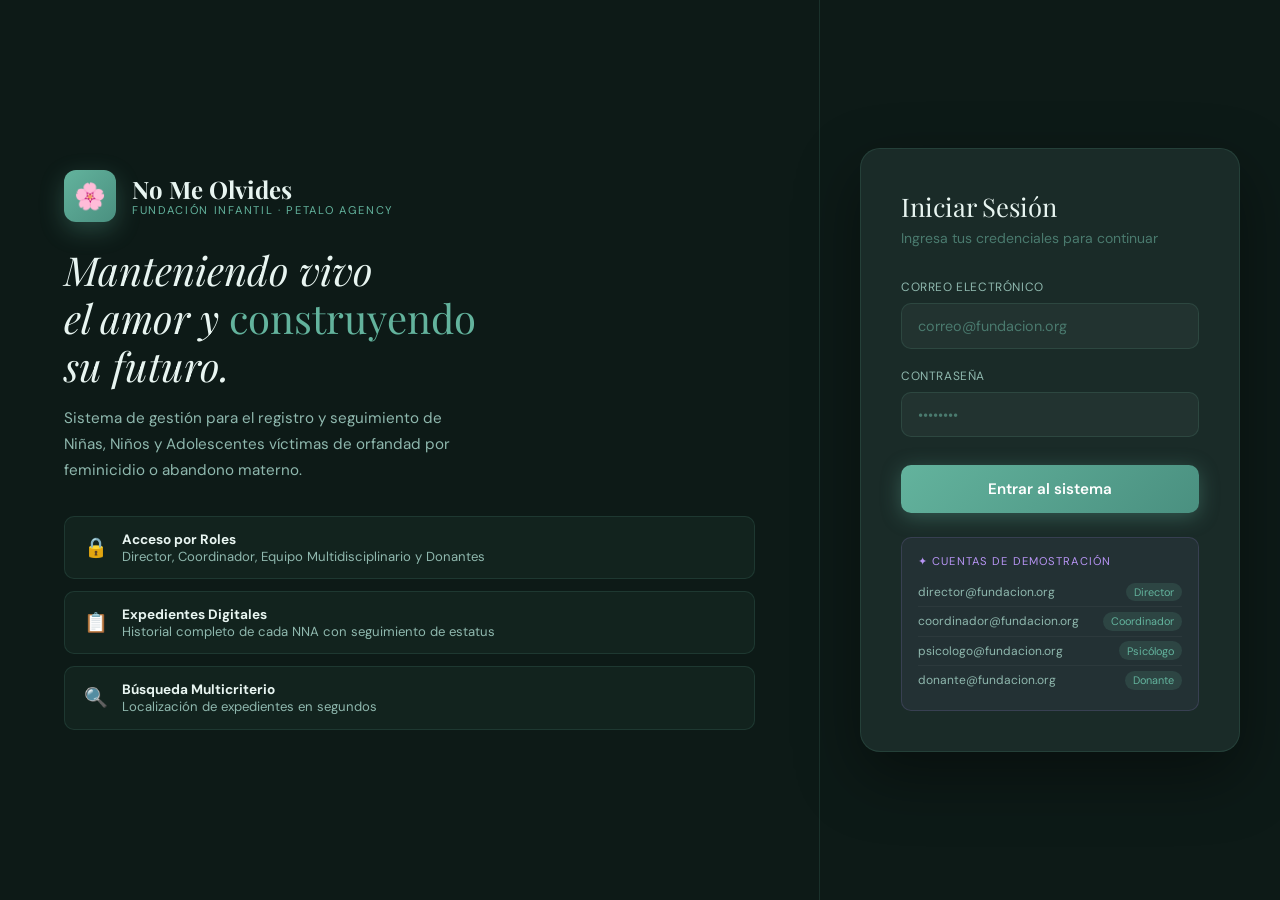
<file: frontend/index.html>
<!DOCTYPE html>
<html lang="es">
<head>
  <meta charset="UTF-8"/>
  <meta name="viewport" content="width=device-width, initial-scale=1.0"/>
  <title>No Me Olvides — Iniciar Sesión</title>
  <link rel="preconnect" href="https://fonts.googleapis.com">
  <link href="https://fonts.googleapis.com/css2?family=Playfair+Display:ital,wght@0,400;0,700;1,400&family=DM+Sans:wght@300;400;500;600&display=swap" rel="stylesheet">
  <style>
    :root { --bg:#0d1a17; --card:#1a2b28; --green:#63b39d; --teal:#4a9080; --border:rgba(99,179,157,.15); --t1:#e8f5f1; --t2:#8fb8ae; --t3:#4a7a6e; --rose:#fc8181; }
    *{box-sizing:border-box;margin:0;padding:0;}
    body{font-family:'DM Sans',sans-serif;background:var(--bg);color:var(--t1);min-height:100vh;display:flex;}
    .wrap{display:flex;width:100%;min-height:100vh;}
    .left{flex:1;display:flex;flex-direction:column;justify-content:center;padding:3rem 4rem;border-right:1px solid var(--border);}
    .brand-row{display:flex;align-items:center;gap:1rem;margin-bottom:1.5rem;}
    .brand-icon{width:52px;height:52px;background:linear-gradient(135deg,#63b39d,#4a9080);border-radius:12px;display:flex;align-items:center;justify-content:center;font-size:1.6rem;box-shadow:0 8px 24px rgba(99,179,157,.3);}
    .brand-name{font-family:'Playfair Display',serif;font-size:1.5rem;font-weight:700;line-height:1.1;}
    .brand-sub{font-size:.7rem;color:var(--green);letter-spacing:.15em;text-transform:uppercase;}
    .tagline{font-family:'Playfair Display',serif;font-size:2.5rem;line-height:1.2;font-style:italic;margin-bottom:1rem;}
    .tagline span{color:var(--green);font-style:normal;}
    .desc{font-size:.95rem;color:var(--t2);line-height:1.7;max-width:420px;margin-bottom:2rem;}
    .features{display:flex;flex-direction:column;gap:.75rem;}
    .feature{display:flex;align-items:center;gap:.85rem;padding:.85rem 1.2rem;background:rgba(99,179,157,.06);border:1px solid var(--border);border-radius:10px;}
    .feature-icon{font-size:1.2rem;}
    .feature-text{font-size:.82rem;color:var(--t2);}
    .feature-text strong{color:var(--t1);display:block;font-size:.85rem;}
    .right{width:460px;display:flex;align-items:center;justify-content:center;padding:2rem;flex-shrink:0;}
    .card{width:100%;max-width:380px;background:var(--card);border:1px solid var(--border);border-radius:20px;padding:2.5rem;box-shadow:0 24px 64px rgba(0,0,0,.4);}
    .card-title{font-family:'Playfair Display',serif;font-size:1.6rem;margin-bottom:.4rem;}
    .card-sub{font-size:.875rem;color:var(--t3);margin-bottom:2rem;}
    .fg{margin-bottom:1.2rem;}
    label{display:block;font-size:.75rem;color:var(--t2);margin-bottom:.5rem;letter-spacing:.05em;text-transform:uppercase;}
    input{width:100%;padding:.8rem 1rem;border-radius:10px;background:rgba(255,255,255,.04);border:1px solid var(--border);color:var(--t1);font-family:'DM Sans',sans-serif;font-size:.9rem;outline:none;transition:border .2s,box-shadow .2s;box-sizing:border-box;}
    input:focus{border-color:var(--green);box-shadow:0 0 0 3px rgba(99,179,157,.15);}
    input::placeholder{color:var(--t3);}
    .btn-login{width:100%;padding:.9rem;border:none;border-radius:10px;cursor:pointer;background:linear-gradient(135deg,#63b39d,#4a9080);color:#fff;font-family:'DM Sans',sans-serif;font-size:.95rem;font-weight:600;transition:transform .15s,box-shadow .2s;box-shadow:0 4px 20px rgba(99,179,157,.35);margin-top:.5rem;}
    .btn-login:hover{transform:translateY(-1px);box-shadow:0 8px 28px rgba(99,179,157,.45);}
    .demo{margin-top:1.5rem;padding:1rem;border-radius:10px;background:rgba(183,148,244,.06);border:1px solid rgba(183,148,244,.15);}
    .demo-title{font-size:.7rem;color:#b794f4;text-transform:uppercase;letter-spacing:.1em;margin-bottom:.6rem;}
    .demo-acc{display:flex;justify-content:space-between;align-items:center;font-size:.75rem;color:var(--t2);padding:.3rem 0;border-bottom:1px solid rgba(255,255,255,.04);cursor:pointer;transition:color .15s;}
    .demo-acc:last-child{border-bottom:none;}
    .demo-acc:hover{color:var(--t1);}
    .tag{font-size:.68rem;padding:.15rem .5rem;border-radius:20px;background:rgba(99,179,157,.15);color:var(--green);}
    .err{color:var(--rose);font-size:.82rem;margin-top:.5rem;padding:.6rem .8rem;background:rgba(252,129,129,.08);border-radius:8px;display:none;}
  </style>
</head>
<body>
<div class="wrap">
  <div class="left">
    <div class="brand-row">
      <div class="brand-icon">🌸</div>
      <div>
        <div class="brand-name">No Me Olvides</div>
        <div class="brand-sub">Fundación Infantil · PETALO Agency</div>
      </div>
    </div>
    <div class="tagline">Manteniendo vivo<br>el amor y <span>construyendo</span><br>su futuro.</div>
    <p class="desc">Sistema de gestión para el registro y seguimiento de Niñas, Niños y Adolescentes víctimas de orfandad por feminicidio o abandono materno.</p>
    <div class="features">
      <div class="feature"><span class="feature-icon">🔒</span><div class="feature-text"><strong>Acceso por Roles</strong>Director, Coordinador, Equipo Multidisciplinario y Donantes</div></div>
      <div class="feature"><span class="feature-icon">📋</span><div class="feature-text"><strong>Expedientes Digitales</strong>Historial completo de cada NNA con seguimiento de estatus</div></div>
      <div class="feature"><span class="feature-icon">🔍</span><div class="feature-text"><strong>Búsqueda Multicriterio</strong>Localización de expedientes en segundos</div></div>
    </div>
  </div>
  <div class="right">
    <div class="card">
      <div class="card-title">Iniciar Sesión</div>
      <div class="card-sub">Ingresa tus credenciales para continuar</div>
      <div class="fg"><label>Correo Electrónico</label><input type="email" id="email" placeholder="correo@fundacion.org"/></div>
      <div class="fg"><label>Contraseña</label><input type="password" id="pass" placeholder="••••••••"/></div>
      <div class="err" id="err">Correo o contraseña incorrectos.</div>
      <button class="btn-login" onclick="handleLogin()">Entrar al sistema</button>
      <div class="demo">
        <div class="demo-title">✦ Cuentas de demostración</div>
        <div class="demo-acc" onclick="fill('director@fundacion.org','1234')">director@fundacion.org <span class="tag">Director</span></div>
        <div class="demo-acc" onclick="fill('coordinador@fundacion.org','1234')">coordinador@fundacion.org <span class="tag">Coordinador</span></div>
        <div class="demo-acc" onclick="fill('psicologo@fundacion.org','1234')">psicologo@fundacion.org <span class="tag">Psicólogo</span></div>
        <div class="demo-acc" onclick="fill('donante@fundacion.org','1234')">donante@fundacion.org <span class="tag">Donante</span></div>
      </div>
    </div>
  </div>
</div>
<script src="js/auth.js"></script>
<script>
  function fill(e,p){document.getElementById('email').value=e;document.getElementById('pass').value=p;}
  async function handleLogin(){
    const email=document.getElementById('email').value.trim();
    const pass=document.getElementById('pass').value;
    const err=document.getElementById('err');
    err.style.display='none';
    const result=await loginReal(email,pass);
    if(result.error){err.textContent=result.error;err.style.display='block';}
    else{window.location.href=result.dashboard;}
  }
  document.addEventListener('keydown',e=>{if(e.key==='Enter')handleLogin();});
</script>
</body>
</html>
</file>
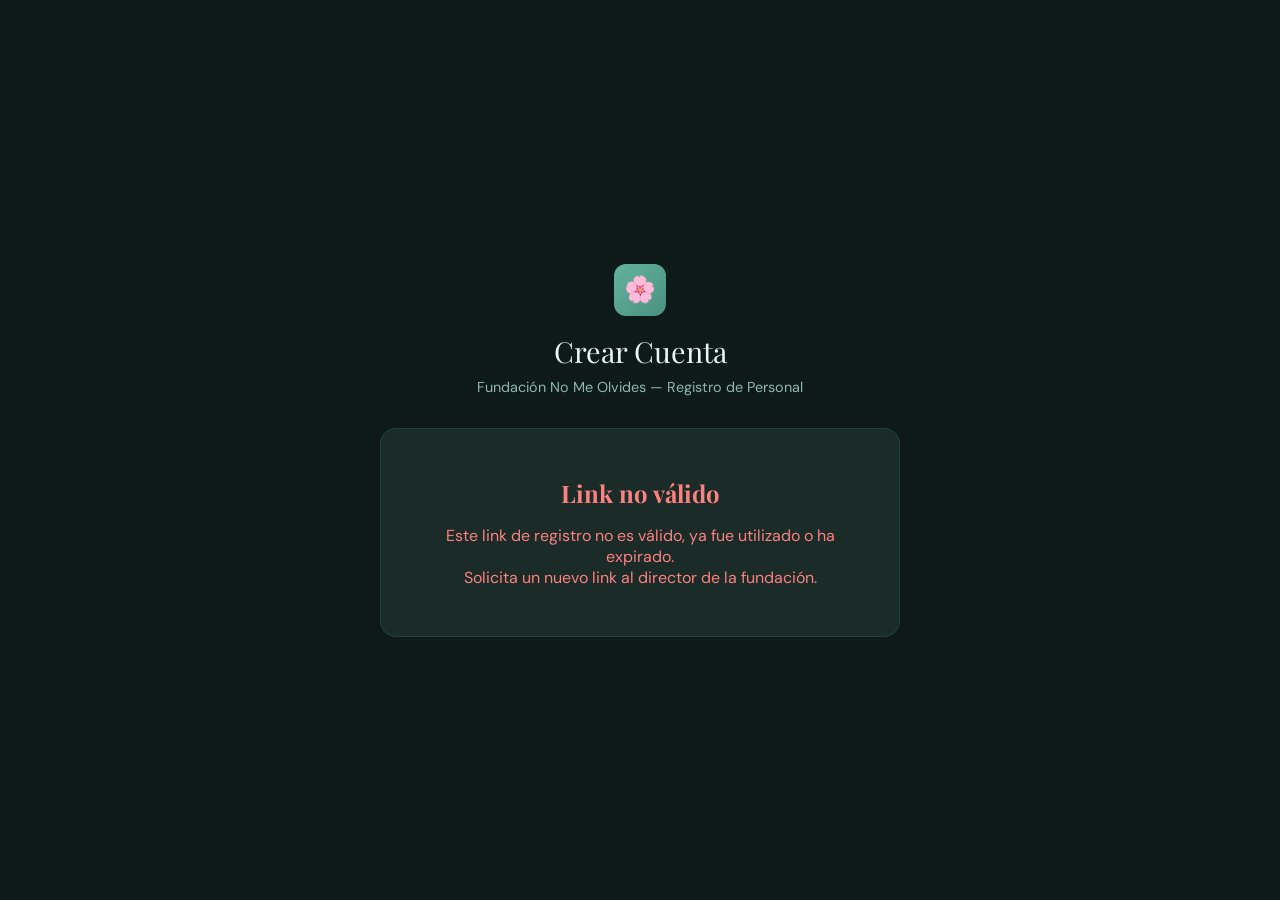
<file: frontend/pages/registro-publico.html>
<!DOCTYPE html>
<html lang="es">
<head>
  <meta charset="UTF-8"/><meta name="viewport" content="width=device-width,initial-scale=1.0"/>
  <title>Registro — No Me Olvides</title>
  <link rel="preconnect" href="https://fonts.googleapis.com">
  <link href="https://fonts.googleapis.com/css2?family=Playfair+Display:ital,wght@0,400;0,700;1,400&family=DM+Sans:wght@300;400;500;600&display=swap" rel="stylesheet">
  <style>
    :root{--bg:#0d1a17;--card:#1a2b28;--green:#63b39d;--teal:#4a9080;--border:rgba(99,179,157,.15);--t1:#e8f5f1;--t2:#8fb8ae;--t3:#4a7a6e;--rose:#fc8181;}
    *{box-sizing:border-box;margin:0;padding:0;}
    body{font-family:'DM Sans',sans-serif;background:var(--bg);color:var(--t1);min-height:100vh;display:flex;align-items:center;justify-content:center;padding:2rem;}
    .wrap{width:100%;max-width:520px;}
    .header{text-align:center;margin-bottom:2rem;}
    .logo{width:52px;height:52px;background:linear-gradient(135deg,#63b39d,#4a9080);border-radius:12px;display:flex;align-items:center;justify-content:center;font-size:1.6rem;margin:0 auto 1rem;}
    .title{font-family:'Playfair Display',serif;font-size:1.8rem;margin-bottom:.5rem;}
    .sub{font-size:.9rem;color:var(--t2);}
    .card{background:var(--card);border:1px solid var(--border);border-radius:16px;padding:2rem;}
    .section-title{font-size:.72rem;color:var(--green);text-transform:uppercase;letter-spacing:.12em;margin-bottom:1rem;padding-bottom:.5rem;border-bottom:1px solid var(--border);margin-top:1.5rem;}
    .section-title:first-child{margin-top:0;}
    .fg{margin-bottom:1rem;}
    .row{display:grid;grid-template-columns:1fr 1fr;gap:1rem;}
    label{display:block;font-size:.75rem;color:var(--t2);margin-bottom:.4rem;text-transform:uppercase;letter-spacing:.05em;}
    input{width:100%;padding:.8rem 1rem;border-radius:8px;background:rgba(255,255,255,.04);border:1px solid var(--border);color:var(--t1);font-family:'DM Sans',sans-serif;font-size:.9rem;outline:none;transition:border .2s,box-shadow .2s;}
    input:focus{border-color:var(--green);box-shadow:0 0 0 3px rgba(99,179,157,.15);}
    input::placeholder{color:var(--t3);}
    .btn{width:100%;padding:.9rem;border:none;border-radius:10px;cursor:pointer;background:linear-gradient(135deg,#63b39d,#4a9080);color:#fff;font-family:'DM Sans',sans-serif;font-size:.95rem;font-weight:600;margin-top:1.5rem;transition:transform .15s,box-shadow .2s;box-shadow:0 4px 20px rgba(99,179,157,.35);}
    .btn:hover{transform:translateY(-1px);}
    .alert{padding:.9rem 1.2rem;border-radius:8px;font-size:.875rem;margin-bottom:1rem;}
    .alert-error{background:rgba(252,129,129,.1);border:1px solid rgba(252,129,129,.2);color:var(--rose);}
    .alert-success{background:rgba(104,211,145,.1);border:1px solid rgba(104,211,145,.2);color:#68d391;}
    .invalid{text-align:center;padding:3rem;color:var(--rose);}
    .invalid h2{font-family:'Playfair Display',serif;font-size:1.5rem;margin-bottom:1rem;}
  </style>
</head>
<body>
<div class="wrap">
  <div class="header">
    <div class="logo">🌸</div>
    <div class="title">Crear Cuenta</div>
    <div class="sub">Fundación No Me Olvides — Registro de Personal</div>
  </div>

  <div id="validando" style="text-align:center;padding:2rem;color:var(--t2);">Validando link...</div>

  <div class="card" id="form-card" style="display:none;">
    <div id="alert"></div>
    <div class="section-title">Datos Personales</div>
    <div class="row">
      <div class="fg"><label>Nombre(s) *</label><input id="nombre" type="text" placeholder="Tu nombre"/></div>
      <div class="fg"><label>Primer Apellido *</label><input id="p_apellido" type="text"/></div>
    </div>
    <div class="row">
      <div class="fg"><label>Segundo Apellido</label><input id="s_apellido" type="text"/></div>
      <div class="fg"><label>RFC</label><input id="rfc" type="text" maxlength="13"/></div>
    </div>
    <div class="fg"><label>CURP</label><input id="curp" type="text" maxlength="18"/></div>

    <div class="section-title">Acceso al Sistema</div>
    <div class="fg"><label>Correo Electrónico *</label><input id="correo" type="email" placeholder="tu@correo.com"/></div>
    <div class="row">
      <div class="fg"><label>Contraseña *</label><input id="pass" type="password" placeholder="Mínimo 6 caracteres"/></div>
      <div class="fg"><label>Confirmar Contraseña *</label><input id="pass2" type="password" placeholder="Repite tu contraseña"/></div>
    </div>

    <button class="btn" onclick="registrar()">Crear mi cuenta</button>
  </div>

  <div class="card" id="exito-card" style="display:none;text-align:center;padding:2.5rem;">
    <div style="font-size:3rem;margin-bottom:1rem;">🌸</div>
    <div style="font-family:'Playfair Display',serif;font-size:1.4rem;margin-bottom:1rem;">¡Cuenta creada exitosamente!</div>
    <p style="font-size:.9rem;color:var(--t2);line-height:1.7;">
      Tu cuenta ha sido registrada correctamente.<br><br>
      <strong style="color:var(--t1);">Acuda a las oficinas de la fundación para verificar su identidad y activar su rol en el sistema.</strong><br><br>
      Una vez verificado, podrá iniciar sesión con su correo y contraseña.
    </p>
  </div>

  <div class="card invalid" id="invalido-card" style="display:none;">
    <h2>Link no válido</h2>
    <p>Este link de registro no es válido, ya fue utilizado o ha expirado.<br>Solicita un nuevo link al director de la fundación.</p>
  </div>
</div>
<script>
  const API = "http://127.0.0.1:8000";
  const token = new URLSearchParams(location.search).get('token');

  async function validarToken() {
    if (!token) { mostrar('invalido'); return; }
    const res = await fetch(`${API}/api/invitaciones/validar/${token}`);
    if (res.ok) { mostrar('form'); }
    else { mostrar('invalido'); }
  }

  function mostrar(cual) {
    document.getElementById('validando').style.display = 'none';
    document.getElementById('form-card').style.display = cual === 'form' ? 'block' : 'none';
    document.getElementById('exito-card').style.display = cual === 'exito' ? 'block' : 'none';
    document.getElementById('invalido-card').style.display = cual === 'invalido' ? 'block' : 'none';
  }

  async function registrar() {
    const nombre = document.getElementById('nombre').value.trim();
    const p_apellido = document.getElementById('p_apellido').value.trim();
    const correo = document.getElementById('correo').value.trim();
    const pass = document.getElementById('pass').value;
    const pass2 = document.getElementById('pass2').value;

    if (!nombre || !p_apellido || !correo || !pass) {
      showAlert('Completa todos los campos obligatorios', 'error'); return;
    }
    if (pass !== pass2) {
      showAlert('Las contraseñas no coinciden', 'error'); return;
    }
    if (pass.length < 6) {
      showAlert('La contraseña debe tener al menos 6 caracteres', 'error'); return;
    }

    const body = {
      token, nombre, primer_apellido: p_apellido,
      segundo_apellido: document.getElementById('s_apellido').value,
      rfc: document.getElementById('rfc').value,
      curp: document.getElementById('curp').value,
      correo, contrasena: pass
    };

    const res = await fetch(`${API}/api/registro`, {
      method:'POST', headers:{'Content-Type':'application/json'}, body:JSON.stringify(body)
    });

    if (res.ok) { mostrar('exito'); }
    else {
      const data = await res.json();
      showAlert(data.detail||'Error al registrar', 'error');
    }
  }

  function showAlert(msg, tipo) {
    document.getElementById('alert').innerHTML = `<div class="alert alert-${tipo}">${msg}</div>`;
  }

  validarToken();
</script>
</body>
</html>
</file>
